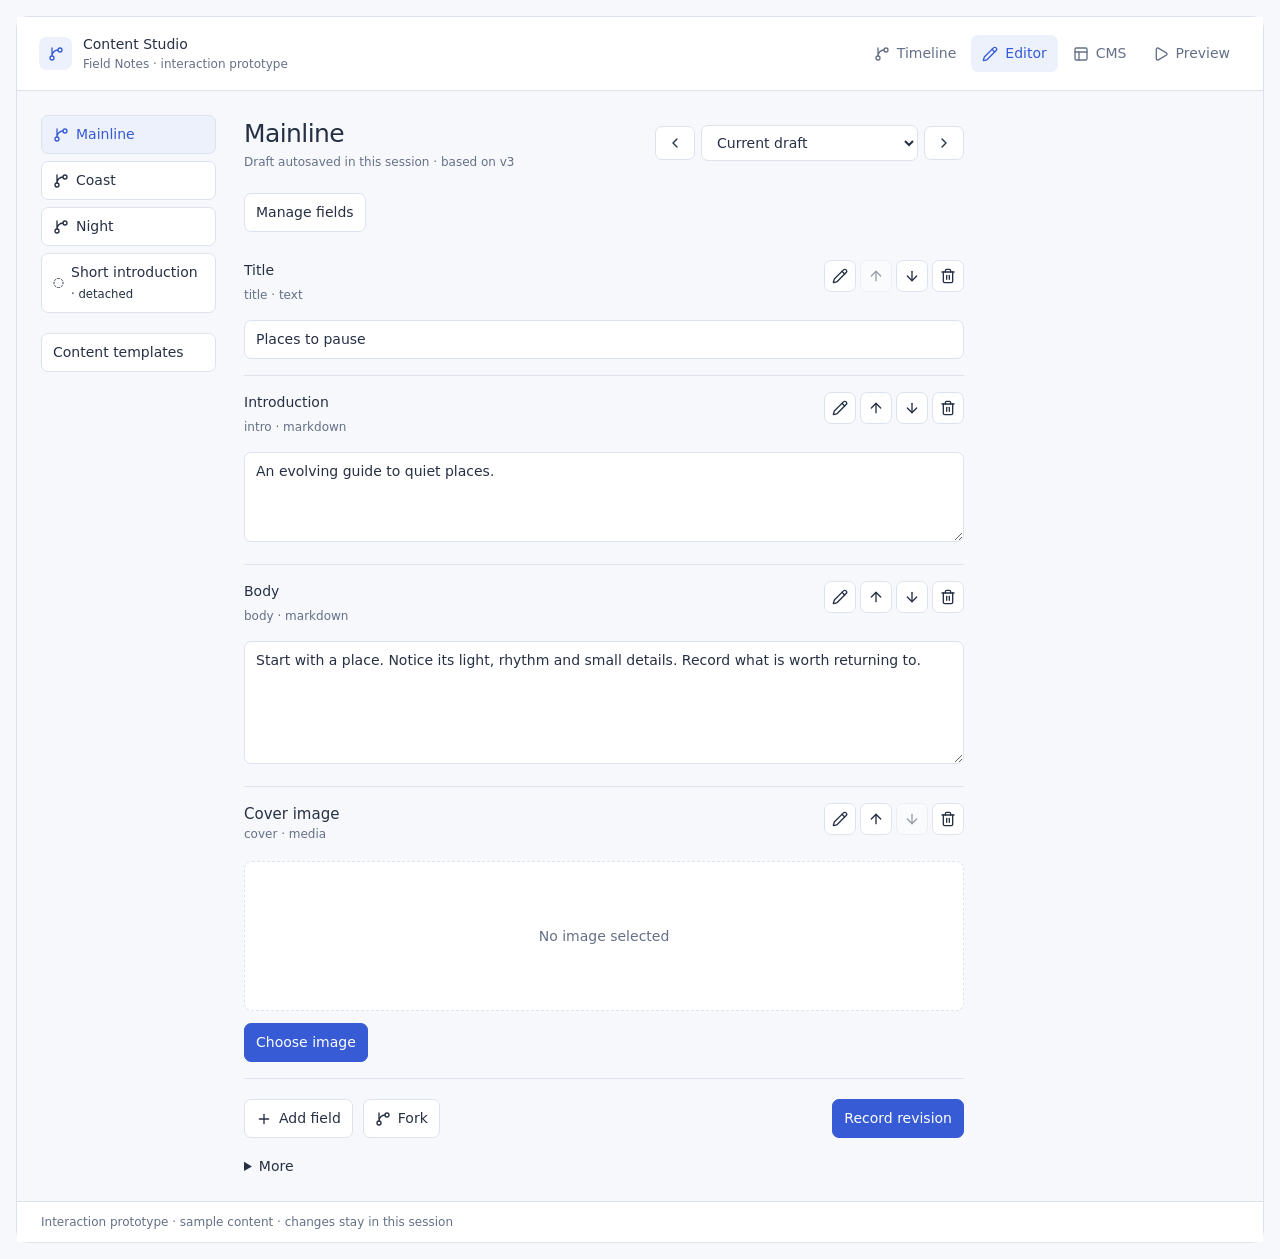
<file: prototypes/content-studio/index.html>
<!doctype html>
<html lang="en">
<head>
<meta charset="utf-8">
<meta name="viewport" content="width=device-width, initial-scale=1">
<meta name="color-scheme" content="light dark">
<title>Content Studio - Interface Prototype</title>
<link rel="icon" href="data:,">
<style>html{color-scheme:light dark}body{margin:0;padding:16px;background:light-dark(#f7f8fb,#181c23);font:14px/1.5 system-ui,sans-serif}@media(max-width:520px){body{padding:8px}}</style>
<script src="vendor/lucide.js"></script>
</head>
<body>
<div id="git-content-prototype">
<style>
#git-content-prototype .studio{--bg:light-dark(#f7f8fb,#181c23);--panel:light-dark(#fff,#242a34);--ink:light-dark(#263044,#eef1f8);--soft:light-dark(#657087,#aab4c9);--line:light-dark(#dde3ed,#3d4657);--accent:light-dark(#365bd4,#a8bbff);--tint:light-dark(#edf1fc,#303b58);--warn:light-dark(#925400,#ffd28a);font:14px/1.5 system-ui,sans-serif;background:var(--bg);color:var(--ink);border:1px solid var(--line);border-radius:12px;min-height:790px;position:relative}
#git-content-prototype .studio *{box-sizing:border-box}
#git-content-prototype .studio button,#git-content-prototype .studio input,#git-content-prototype .studio select,#git-content-prototype .studio textarea{font:inherit;color:var(--ink);background:var(--panel);border:1px solid var(--line);border-radius:7px;padding:8px 11px}
#git-content-prototype .studio button{display:inline-flex;align-items:center;justify-content:center;gap:7px}
#git-content-prototype .studio button:hover{background:var(--tint)}
#git-content-prototype .studio button.primary{background:var(--accent);border-color:var(--accent);color:light-dark(#fff,#15213e)}
#git-content-prototype .studio button:disabled{opacity:.45}
#git-content-prototype .studio input,#git-content-prototype .studio select,#git-content-prototype .studio textarea{width:100%;max-width:100%}
#git-content-prototype .studio textarea{resize:vertical;min-height:90px}
#git-content-prototype .studio h1,#git-content-prototype .studio h2,#git-content-prototype .studio h3,#git-content-prototype .studio p{margin:0}
#git-content-prototype .studio h1{font-size:25px;font-weight:500;letter-spacing:-.6px}
#git-content-prototype .studio h2{font-size:19px;font-weight:500}
#git-content-prototype .studio h3{font-size:15px;font-weight:500}
#git-content-prototype .studio label{display:block;margin:15px 0 6px}
#git-content-prototype .studio .small{font-size:12px;color:var(--soft)}
#git-content-prototype .studio .muted{color:var(--soft)}
#git-content-prototype .studio .row,#git-content-prototype .studio .spread{display:flex;align-items:center;gap:10px;flex-wrap:wrap}
#git-content-prototype .studio .spread{justify-content:space-between}
#git-content-prototype .studio .chrome{padding:17px 22px;background:var(--panel);border-bottom:1px solid var(--line)}
#git-content-prototype .studio .brand{display:flex;align-items:center;gap:11px}
#git-content-prototype .studio .brandmark{background:var(--tint);color:var(--accent);width:33px;height:33px;border-radius:8px;display:grid;place-items:center}
#git-content-prototype .studio .nav{display:flex;gap:4px;flex-wrap:wrap}
#git-content-prototype .studio .nav button{border:0;background:transparent;color:var(--soft)}
#git-content-prototype .studio .nav button[aria-current=page]{background:var(--tint);color:var(--accent)}
#git-content-prototype .studio .page{padding:24px}
#git-content-prototype .studio .heading{margin-bottom:22px}
#git-content-prototype .studio .heading .muted{margin-top:5px}
#git-content-prototype .studio .timeline-layout{display:grid;grid-template-columns:minmax(0,1fr);gap:20px}
#git-content-prototype .studio .timeline-layout.tree.selected{grid-template-columns:minmax(0,1fr) 255px}
#git-content-prototype .studio .timeline-layout.navigator{grid-template-columns:160px minmax(0,1fr)}
#git-content-prototype .studio .timeline-layout.navigator.selected{grid-template-columns:160px minmax(0,1fr) 240px}
#git-content-prototype .studio .graph{position:relative;min-height:380px;border:1px solid var(--line);background:var(--panel);border-radius:9px}
#git-content-prototype .studio .graph svg{position:absolute;inset:0;pointer-events:none;color:var(--line)}
#git-content-prototype .studio .node{position:absolute;display:flex;align-items:flex-start;flex-direction:column;min-height:60px;text-align:left;padding:9px;gap:2px;z-index:1}
#git-content-prototype .studio .node strong{font-size:13px;font-weight:500}
#git-content-prototype .studio .node small{font-size:12px;color:var(--soft)}
#git-content-prototype .studio .node.chosen{background:var(--tint);border-color:var(--accent)}
#git-content-prototype .studio .node.head:after{content:"";position:absolute;right:7px;top:7px;width:6px;height:6px;border-radius:50%;background:var(--accent)}
#git-content-prototype .studio .branch-nav button{display:flex;width:100%;justify-content:flex-start;text-align:left;margin-bottom:7px}
#git-content-prototype .studio .branch-nav button.active{background:var(--tint);color:var(--accent)}
#git-content-prototype .studio .detached{margin-top:22px;padding-top:15px;border-top:1px solid var(--line)}
#git-content-prototype .studio .detached .row{margin-top:10px}
#git-content-prototype .studio .detached button{display:flex;flex-direction:column;align-items:flex-start;min-width:150px}
#git-content-prototype .studio .inspector{background:var(--panel);border:1px solid var(--line);border-radius:9px;padding:18px;align-self:start;min-width:0}
#git-content-prototype .studio .inspector .small{margin:6px 0 15px}
#git-content-prototype .studio .inspector .row{margin-top:16px}
#git-content-prototype .studio .inspector p{overflow-wrap:anywhere}
#git-content-prototype .studio .inspector details{margin-top:14px}
#git-content-prototype .studio .inspector details button{display:flex;width:100%;margin-top:7px}
#git-content-prototype .studio .canvas .inspector{grid-column:1/-1;display:grid;grid-template-columns:minmax(0,1fr) 280px;gap:22px}
#git-content-prototype .studio .editor-layout{display:grid;grid-template-columns:175px minmax(0,1fr);gap:28px}
#git-content-prototype .studio .editor{min-width:0;max-width:720px}
#git-content-prototype .studio .revision-picker{display:flex;align-items:center;gap:6px}
#git-content-prototype .studio .revision-picker select{width:auto;max-width:240px}
#git-content-prototype .studio .field{padding:16px 0;border-bottom:1px solid var(--line)}
#git-content-prototype .studio .field label{margin:0 0 5px}
#git-content-prototype .studio .field .small{margin-bottom:8px}
#git-content-prototype .studio .field-tools{text-align:right;margin-top:5px}
#git-content-prototype .studio .field-tools button{font-size:12px;padding:3px 7px;background:transparent;border:0;color:var(--soft)}
#git-content-prototype .studio .media{padding:15px;background:var(--panel);border:1px solid var(--line);border-radius:7px;display:flex;gap:12px;align-items:center;overflow-wrap:anywhere}
#git-content-prototype .studio .notice{margin:16px 0;padding:12px 0;border-top:1px solid var(--line);border-bottom:1px solid var(--line);color:var(--soft)}
#git-content-prototype .studio .cms-layout{display:grid;grid-template-columns:145px minmax(0,1fr) 240px;gap:18px}
#git-content-prototype .studio .sections button{width:100%;justify-content:flex-start;display:flex;margin-bottom:7px}
#git-content-prototype .studio .sections button.active{background:var(--tint)}
#git-content-prototype .studio .page-canvas{padding:20px;border:1px solid var(--line);border-radius:9px;min-width:0;background:var(--panel)}
#git-content-prototype .studio .block{padding:10px 8px;border:1px solid transparent;border-radius:5px;margin:7px 0;overflow-wrap:anywhere}
#git-content-prototype .studio .block.selected{background:var(--tint);border-color:var(--accent)}
#git-content-prototype .studio .block button{display:block;text-align:left;width:100%;border:0;padding:0;background:transparent}
#git-content-prototype .studio .block h2{font-size:27px}
#git-content-prototype .studio .source-label{display:block;margin-top:7px;color:var(--soft);font-size:12px}
#git-content-prototype .studio .binding{border-left:1px solid var(--line);padding-left:18px;min-width:0}
#git-content-prototype .studio .binding label{font-size:12px;color:var(--soft)}
#git-content-prototype .studio .warning{color:var(--warn);background:var(--tint);padding:12px;border-radius:7px;margin:12px 0;overflow-wrap:anywhere}
#git-content-prototype .studio .preview-frame{width:100%;min-height:480px;border:1px solid var(--line);border-radius:9px;background:var(--panel)}
#git-content-prototype .studio .status{padding:11px 24px;background:var(--panel);border-top:1px solid var(--line);color:var(--soft);font-size:12px}
#git-content-prototype .studio .backdrop{position:absolute;inset:0;background:light-dark(#20293866,#0008);z-index:10;padding:60px 18px 24px;display:flex;justify-content:center;align-items:flex-start;min-height:100%}
#git-content-prototype .studio .dialog{background:var(--panel);width:min(520px,100%);padding:24px;border:1px solid var(--line);border-radius:11px;box-shadow:0 12px 36px #0002}
#git-content-prototype .studio .dialog p{margin-top:10px}
#git-content-prototype .studio .dialog-footer{margin-top:22px;display:flex;justify-content:flex-end;gap:8px;flex-wrap:wrap}
#git-content-prototype .studio .code{font:12px/1.6 ui-monospace,monospace;min-height:220px}
@media(max-width:850px){#git-content-prototype .studio .cms-layout{grid-template-columns:130px minmax(0,1fr)}#git-content-prototype .studio .binding{grid-column:1/-1;border-left:0;border-top:1px solid var(--line);padding:16px 0}#git-content-prototype .studio .timeline-layout.navigator.selected{grid-template-columns:150px minmax(0,1fr)}#git-content-prototype .studio .navigator .inspector{grid-column:1/-1}}
@media(max-width:640px){#git-content-prototype .studio{min-height:1100px}#git-content-prototype .studio .page{padding:17px}#git-content-prototype .studio .chrome{padding:14px 17px;gap:10px}#git-content-prototype .studio .nav{width:100%;justify-content:space-between}#git-content-prototype .studio .nav button{padding:7px;font-size:13px}#git-content-prototype .studio .nav i{display:none}#git-content-prototype .studio .timeline-layout.tree.selected,#git-content-prototype .studio .timeline-layout.navigator,#git-content-prototype .studio .timeline-layout.navigator.selected,#git-content-prototype .studio .canvas .inspector,#git-content-prototype .studio .editor-layout,#git-content-prototype .studio .cms-layout{grid-template-columns:minmax(0,1fr)}#git-content-prototype .studio .branch-nav,#git-content-prototype .studio .sections{display:flex;flex-wrap:wrap;gap:5px}#git-content-prototype .studio .branch-nav button,#git-content-prototype .studio .sections button{width:auto;margin:0}#git-content-prototype .studio .revision-picker{width:100%}#git-content-prototype .studio .revision-picker select{min-width:0;flex:1;max-width:none}#git-content-prototype .studio input,#git-content-prototype .studio textarea,#git-content-prototype .studio select{font-size:16px}}
@media(pointer:coarse){#git-content-prototype .studio button{min-height:44px}#git-content-prototype .studio .field-tools button{padding:8px}#git-content-prototype .studio .revision-picker button{min-width:44px}}

#git-content-prototype .studio .timeline-stage{position:relative;border:1px solid var(--line);border-radius:9px;background:var(--panel);overflow:hidden;isolation:isolate}
#git-content-prototype .studio .graph{height:560px;min-height:0;border:0;border-radius:0;overflow:hidden;touch-action:none;cursor:grab;background-color:var(--panel);background-image:radial-gradient(var(--line) 1px,transparent 1px);background-size:22px 22px}
#git-content-prototype .studio .graph.panning{cursor:grabbing}
#git-content-prototype .studio .scene{position:absolute;inset:0;transform-origin:0 0;pointer-events:none}
#git-content-prototype .studio .tree-edges{position:absolute;overflow:visible;inset:0;width:1px;height:1px;color:var(--soft);pointer-events:none}
#git-content-prototype .studio .node-anchor{position:absolute;width:0;height:0}
#git-content-prototype .studio .node-hit{position:absolute;left:-22px;top:-22px;width:44px;height:44px;border:0;background:transparent!important;padding:0;pointer-events:auto;border-radius:50%;display:grid;place-items:center}
#git-content-prototype .studio .node-dot{width:16px;height:16px;border:2px solid var(--soft);background:var(--panel);border-radius:50%;display:block}
#git-content-prototype .studio .node-hit.head .node-dot{width:24px;height:24px;border-color:var(--accent);background:var(--tint)}
#git-content-prototype .studio .node-hit[aria-pressed=true] .node-dot{background:var(--accent);border-color:var(--accent);box-shadow:0 0 0 5px var(--tint)}
#git-content-prototype .studio .node-label{position:absolute;left:29px;top:-21px;width:210px;text-align:left;pointer-events:none;opacity:0;visibility:hidden;background:var(--panel);padding:4px 7px;border-radius:5px;box-shadow:0 2px 6px light-dark(#2630440b,#0003)}
#git-content-prototype .studio .node-label strong,#git-content-prototype .studio .node-label small{display:block;overflow-wrap:anywhere}
#git-content-prototype .studio .node-label strong{font-size:14px;font-weight:500}
#git-content-prototype .studio .node-label small{font-size:12px;color:var(--soft)}
#git-content-prototype .studio .node-anchor.head .node-label,#git-content-prototype .studio .node-anchor:hover .node-label,#git-content-prototype .studio .node-anchor:focus-within .node-label,#git-content-prototype .studio .node-anchor.selected .node-label{opacity:1;visibility:visible}
#git-content-prototype .studio .area-label{position:absolute;pointer-events:none;color:var(--soft);font-size:12px;white-space:nowrap;transform-origin:0 0}
#git-content-prototype .studio .canvas-toolbar{position:absolute;left:15px;bottom:15px;display:flex;gap:5px;align-items:center;background:var(--panel);border:1px solid var(--line);padding:5px;border-radius:9px;z-index:3}
#git-content-prototype .studio .canvas-toolbar button{min-width:36px;padding:5px 9px}
#git-content-prototype .studio .canvas-toolbar output{font-size:12px;min-width:42px;text-align:center}
#git-content-prototype .studio .canvas-hint{position:absolute;left:18px;top:14px;color:var(--soft);font-size:12px;pointer-events:none;z-index:2}
#git-content-prototype .studio .timeline-stage .inspector{position:absolute;right:0;top:0;bottom:0;margin:0;height:100%;align-self:stretch;width:min(300px,calc(100% - 24px));z-index:5;border:0;border-left:1px solid var(--line);border-radius:0;box-shadow:-8px 0 25px light-dark(#26304412,#0005);overflow-y:auto;animation:studio-drawer-in .17s ease-out}
#git-content-prototype .studio .timeline-stage .inspector:focus-within{z-index:6}
#git-content-prototype .studio .inspector .small{margin:6px 0 15px}
@keyframes studio-drawer-in{from{transform:translateX(100%)}to{transform:translateX(0)}}
@media(prefers-reduced-motion:reduce){#git-content-prototype .studio .timeline-stage .inspector{animation:none}}
@media(max-width:640px){#git-content-prototype .studio{min-height:790px}#git-content-prototype .studio .graph{height:570px}#git-content-prototype .studio .timeline-stage .inspector{width:calc(100% - 18px)}#git-content-prototype .studio .canvas-toolbar{left:9px;bottom:9px}#git-content-prototype .studio .canvas-hint{left:12px}}


#git-content-prototype .studio .image-field{margin-top:10px;min-width:0}
#git-content-prototype .studio .image-preview{width:100%;display:block;padding:12px;border:1px solid var(--line);background:var(--tint)}
#git-content-prototype .studio .image-preview img{display:block;width:100%;height:auto;max-height:280px;object-fit:contain}
#git-content-prototype .studio .image-empty{min-height:150px;border:1px dashed var(--line);border-radius:8px;display:grid;place-items:center;text-align:center;padding:20px;color:var(--soft);background:var(--panel)}
#git-content-prototype .studio .image-meta{margin-top:9px;font-size:12px;overflow-wrap:anywhere}
#git-content-prototype .studio .image-meta span{min-width:0}
#git-content-prototype .studio .image-actions{margin-top:12px}
#git-content-prototype .studio .dialog.media-dialog{width:min(840px,100%);min-width:0}
#git-content-prototype .studio .media-picker{display:grid;grid-template-columns:minmax(0,1fr) minmax(0,1fr);gap:22px}
#git-content-prototype .studio .media-picker input[type=file]{min-width:0;font-size:12px;padding:8px}
#git-content-prototype .studio .media-grid{display:grid;grid-template-columns:repeat(auto-fill,minmax(110px,1fr));gap:10px;margin-top:18px;max-height:350px;overflow-y:auto}
#git-content-prototype .studio .media-choice{display:flex;flex-direction:column;align-items:stretch;gap:6px;padding:8px;min-width:0;text-align:left}
#git-content-prototype .studio .media-choice[aria-pressed=true]{background:var(--tint);border-color:var(--accent)}
#git-content-prototype .studio .media-choice img{display:block;width:100%;height:100px;object-fit:contain;background:var(--bg)}
#git-content-prototype .studio .media-choice span{font-size:12px;overflow-wrap:anywhere}
#git-content-prototype .studio .media-choice small{font-size:12px;color:var(--soft)}
#git-content-prototype .studio .picker-preview{min-width:0;padding-top:15px}
#git-content-prototype .studio .image-full{background:var(--tint);border-radius:8px;padding:12px;min-width:0}
#git-content-prototype .studio .image-full img{display:block;width:100%;height:auto;max-height:460px;object-fit:contain}
#git-content-prototype .studio .picker-preview .image-full img{height:270px;object-fit:contain}
#git-content-prototype .studio .media-name{overflow-wrap:anywhere;margin-top:10px!important}
#git-content-prototype .studio .bound-image{display:block;width:100%;height:auto;max-height:340px;object-fit:contain}
#git-content-prototype .studio .inspector-image{display:block;width:100%;height:auto;max-height:170px;object-fit:contain;margin:12px 0}
@media(max-width:640px){#git-content-prototype .studio .media-picker{grid-template-columns:minmax(0,1fr);gap:12px}#git-content-prototype .studio .media-grid{max-height:220px}#git-content-prototype .studio .picker-preview .image-full img{height:200px}#git-content-prototype .studio .media-picker input[type=file]{font-size:16px}#git-content-prototype .studio .dialog.media-dialog{padding:18px}}


#git-content-prototype .studio .backdrop{position:fixed;inset:auto;margin:0;padding:12px;min-height:0;max-width:none;max-height:none;border:0;border-radius:0;background:transparent;display:flex;align-items:center;justify-content:center;box-sizing:border-box;overflow:hidden;touch-action:none}
#git-content-prototype .studio .backdrop:not([open]){display:none}
#git-content-prototype .studio .backdrop::backdrop{background:light-dark(#20293866,#0008)}
#git-content-prototype .studio .backdrop .dialog{display:flex;flex-direction:column;max-height:100%;min-height:0;gap:16px;overflow:hidden;margin:0}
#git-content-prototype .studio .dialog-heading{flex:none}
#git-content-prototype .studio .modal-body{min-height:0;overflow-y:auto;overflow-x:hidden;overscroll-behavior:contain;touch-action:pan-y;padding:1px 2px}
#git-content-prototype .studio .dialog-footer{flex:none;margin-top:0}
#git-content-prototype .studio .backdrop .image-full img{max-height:min(460px,calc(var(--modal-height) - 170px))}
#git-content-prototype .studio .media-grid{overscroll-behavior:contain}
#git-content-prototype .studio .viewport-probes{position:absolute;inset:0;pointer-events:none;overflow:hidden;visibility:visible}
@media(max-width:640px){#git-content-prototype .studio .backdrop{padding:8px}#git-content-prototype .studio .backdrop .dialog{padding:16px;gap:12px}}


#git-content-prototype .field-list{display:grid;gap:16px}
#git-content-prototype .managed-field{display:grid;grid-template-columns:minmax(0,1fr) auto;gap:12px;padding:12px 0;border-bottom:1px solid var(--line);align-items:center}
#git-content-prototype .managed-field>div{min-width:0}
#git-content-prototype .managed-field p{overflow-wrap:anywhere}
#git-content-prototype .gallery-editor,#git-content-prototype .image-gallery{display:grid;grid-template-columns:repeat(auto-fit,minmax(min(100%,180px),1fr));gap:16px}
#git-content-prototype .gallery-editor figure,#git-content-prototype .image-gallery figure{margin:0;min-width:0}
#git-content-prototype .gallery-editor figcaption{overflow-wrap:anywhere;margin:8px 0}
#git-content-prototype .gallery-editor .image-preview{width:100%}
#git-content-prototype .image-gallery img{display:block;width:100%;max-height:320px;object-fit:contain}
#git-content-prototype .section-name{overflow-wrap:anywhere;min-width:0}
@media(max-width:520px){#git-content-prototype .managed-field{grid-template-columns:minmax(0,1fr)}}

#git-content-prototype .studio .field-heading{display:flex;align-items:flex-start;justify-content:space-between;gap:12px;flex-wrap:wrap;margin-bottom:8px}
#git-content-prototype .studio .field-heading>div:first-child{min-width:0;overflow-wrap:anywhere}
#git-content-prototype .studio .field-actions .icon-action{width:32px;height:32px;min-width:32px;padding:6px}
#git-content-prototype .studio .field-remove{display:flex;justify-content:flex-end;margin-top:8px}
#git-content-prototype .studio .field-remove button{color:var(--soft)}
#git-content-prototype .studio .editor-field-bar{margin-bottom:12px}

#git-content-prototype .studio .field-actions{gap:4px;flex-shrink:0}
#git-content-prototype .studio .icon-action i{display:inline-block;width:16px;height:16px}
@media(pointer:coarse){#git-content-prototype .studio .field-actions .icon-action{width:44px;height:44px;min-width:44px}}
</style>
<div id="studio-tree" class="studio"></div>
<script>
(()=>{
const root=document.getElementById('git-content-prototype'),copy=v=>structuredClone(v);
const esc=v=>String(v??'').replace(/[&<>"']/g,c=>({'&':'&amp;','<':'&lt;','>':'&gt;','"':'&quot;',"'":'&#39;'}[c]));
function refreshIcons(){if(globalThis.lucide)lucide.createIcons({attrs:{width:16,height:16}});root.querySelectorAll('[data-tooltip]').forEach(el=>el.title=el.dataset.tooltip);}
const ico=name=>'<i data-lucide="'+name+'" aria-hidden="true"></i>';
const fields=(title,intro,body)=>[{id:'title',label:'Title',type:'text',value:title},{id:'intro',label:'Introduction',type:'markdown',value:intro},{id:'body',label:'Body',type:'markdown',value:body},{id:'cover',label:'Cover image',type:'media',value:''}];
function seed(){const nodes=[
{id:'n1',branch:'main',version:1,name:'First notes',parents:[],fields:fields('Quiet places','Places worth returning to.','Keep the observations simple. Let each place have its own voice.')},
{id:'n2',branch:'main',version:2,name:'Refined introduction',parents:['n1'],fields:fields('Field notes','A small guide to places that invite a pause.','Gather observations, photographs and directions for further exploration.')},
{id:'n3',branch:'main',version:3,name:'Clearer structure',parents:['n2'],fields:fields('Places to pause','An evolving guide to quiet places.','Start with a place. Notice its light, rhythm and small details. Record what is worth returning to.')},
{id:'n4',branch:'coast',version:1,name:'Coastal direction',parents:['n2'],fields:fields('Along the coast','Low tides and open horizons.','Explore quiet stretches of shore, changing light and familiar landmarks.')},
{id:'n5',branch:'coast',version:2,name:'More concise',parents:['n4'],fields:fields('Along the coast','A quieter view of the shoreline.','Follow the tide. Keep the notes short and the photographs unhurried.')},
{id:'n6',branch:'night',version:1,name:'Night study',parents:['n2'],fields:fields('After hours','Places seen in a different light.','Explore the same places after sunset, when ordinary details become unfamiliar.')},
{id:'n7',branch:'short',version:1,name:'Short introduction',parents:[],fields:fields('A moment outside','Make room for a small pause.','An alternative introduction, kept separate until it finds a place in the project.')}];
const branches=[{id:'main',name:'Mainline',head:'n3',detached:false},{id:'coast',name:'Coast',head:'n5',detached:false},{id:'night',name:'Night',head:'n6',detached:false},{id:'short',name:'Short introduction',head:'n7',detached:true}];
return {nodes,branches,media:[],drafts:Object.fromEntries(branches.map(b=>[b.id,{base:b.head,fields:copy(nodes.find(n=>n.id===b.head).fields),dirty:false}])),template:{name:'Article',fields:fields('Untitled','A short introduction.','Begin your notes here.')},blocks:[{id:'s1',type:'heading',mode:'dynamic',branch:'main',revision:'latest',field:'title'},{id:'s2',type:'paragraph',mode:'dynamic',branch:'main',revision:'latest',field:'intro'},{id:'s3',type:'paragraph',mode:'dynamic',branch:'main',revision:'latest',field:'body'},{id:'s4',type:'paragraph',mode:'static',text:'Field Notes · A work in progress'}],css:'body { font-family: system-ui, sans-serif; max-width: 760px; margin: 36px auto; padding: 0 24px; color: #243044; background: #fff; }\nh1 { font-size: 38px; line-height: 1.15; font-weight: 500; }\np { line-height: 1.8; }'};}
function setup(app,variant){
let state=seed(),view='Editor',selected=null,active='main',revision='draft',blockID='s1',draftPreview=true,status='Interaction prototype · sample content · changes stay in this session';
const revisionSelections={};
function activate(id,next){revisionSelections[active]=revision;active=id;revision=next??revisionSelections[id]??'draft';}
const node=id=>state.nodes.find(n=>n.id===id),branch=id=>state.branches.find(b=>b.id===id),q=s=>app.querySelector(s);
const btn=(text,act,primary=false)=>'<button type="button" aria-label="'+esc(({clear:'Close node details',older:'Older revision',newer:'Newer revision','section-up':'Move section up','section-down':'Move section down'})[act]||text.replace(/<[^>]*>/g,''))+'" data-act="'+act+'"'+(primary?' class="primary"':'')+'>'+text+'</button>';
const opt=(id,text,value)=>'<option value="'+esc(id)+'"'+(id===value?' selected':'')+'>'+esc(text)+'</option>';
const select=(id,label,options)=>'<label for="'+app.id+'-'+id+'">'+label+'</label><select id="'+app.id+'-'+id+'" data-input="'+id+'">'+options+'</select>';
const input=(id,label,value='')=>'<label for="'+app.id+'-'+id+'">'+label+'</label><input id="'+app.id+'-'+id+'" data-input="'+id+'" value="'+esc(value)+'">';
function tell(text){status=text;const el=q('[data-id=status]');if(el)el.textContent=text;}
function branchNav(){return state.branches.map(b=>'<button type="button" data-branch="'+b.id+'" class="'+(b.id===active?'active':'')+'">'+ico(b.detached?'circle-dashed':'git-branch')+'<span>'+esc(b.name)+(b.detached?' <small>· detached</small>':'')+'</span></button>').join('');}
function record(id,content,name,parents=[]){const b=branch(id),head=node(b.head),n={id:'n'+(state.nodes.length+1),branch:id,version:head.version+1,name,parents:[b.head,...parents.filter(p=>p!==b.head)],fields:copy(content)};state.nodes.push(n);b.head=n.id;state.drafts[id]={base:n.id,fields:copy(content),dirty:false};return n;}
function chosen(){return view==='Timeline'?node(selected):revision==='draft'?node(branch(active).head):node(revision);}
function inspector(){const n=node(selected);if(!n)return '';const b=branch(n.branch),head=b.head===n.id;return '<aside class="inspector" aria-label="Selected node"><div><div class="spread"><span class="small">'+esc(b.name)+' · v'+n.version+'</span>'+btn(ico('x'),'clear')+'</div><h2>'+esc(n.name)+'</h2><p class="small">'+(b.detached?'Detached work':head?'Current recorded version':'Earlier recorded version')+' · '+n.fields.length+' fields</p><p>'+esc(n.fields.find(f=>f.id==='intro')?.value||'No introduction')+'</p>'+(mediaAsset(n.fields.find(f=>f.type==='media'))?imageTag(mediaAsset(n.fields.find(f=>f.type==='media')),'Selected node image','inspector-image'):'<p class="small">No image selected</p>')+'</div><div><div class="row">'+btn(ico('pencil')+(head?'Edit content':'View content'),'edit',true)+btn('Fork','fork')+'</div>'+(b.detached?'<div class="row">'+btn(ico('link')+'Connect','connect')+'</div>':'')+'<details><summary>More actions</summary>'+btn('Combine content…','combine')+(!head?btn('Reinstate at head','restore'):'')+'</details></div></aside>';}
function timeline(){return '<section class="page"><div class="heading spread"><div><h1>Timeline</h1><p class="muted">Explore the branches. Select a node for details.</p></div>'+btn(ico('plus')+'Detached node','detached',true)+'</div><div class="timeline-stage"><div class="graph" data-id="graph" role="region" aria-label="Upward revision canvas. Root at the bottom; current branch versions aligned above. Drag to pan, scroll or pinch to zoom."><div class="scene" data-id="scene"></div></div><div class="canvas-hint">Drag to pan · Scroll or pinch to zoom</div><div class="canvas-toolbar" aria-label="Canvas controls">'+btn('−','zoom-out')+'<output data-id="zoom" aria-label="Canvas zoom">100%</output>'+btn('+','zoom-in')+btn('Fit','fit')+'</div>'+inspector()+'</div></section>';}
const camera={x:0,y:0,scale:1,ready:false},pointers=new Map();let drag=null,pinch=null,ignoreClickUntil=0,worldBounds=null;
function setCamera(){const scene=q('[data-id=scene]');if(!scene)return;scene.style.transform='translate('+camera.x+'px,'+camera.y+'px) scale('+camera.scale+')';scene.querySelectorAll('.node-anchor,.area-label').forEach(el=>el.style.transform='scale('+(1/camera.scale)+')');scene.querySelectorAll('.node-anchor.head .node-label').forEach(el=>{const width=Math.max(96,Math.min(210,300*camera.scale-55));el.style.width=width+'px';el.style.left=camera.scale<.6?(-width/2)+'px':'29px';el.style.top=camera.scale<.6?'26px':'-21px';});const viewport=q('[data-id=graph]');viewport.style.backgroundPosition=camera.x+'px '+camera.y+'px';viewport.style.backgroundSize=(22*camera.scale)+'px '+(22*camera.scale)+'px';const out=q('[data-id=zoom]');if(out)out.value=Math.round(camera.scale*100)+'%';}
function fitCanvas(){const el=q('[data-id=graph]');if(!el||!worldBounds)return;const width=el.clientWidth,height=el.clientHeight;camera.scale=Math.max(.35,Math.min(1.1,(width-70)/worldBounds.width,(height-140)/worldBounds.height));camera.x=(width-worldBounds.width*camera.scale)/2-worldBounds.x*camera.scale;camera.y=(height-worldBounds.height*camera.scale)/2-worldBounds.y*camera.scale-10;camera.ready=true;setCamera();}
function zoomAt(scale,x,y){const old=camera.scale,next=Math.max(.35,Math.min(2.8,scale));camera.x=x-(x-camera.x)*next/old;camera.y=y-(y-camera.y)*next/old;camera.scale=next;setCamera();}
function graph(){
const el=q('[data-id=graph]'),scene=q('[data-id=scene]');if(!el||!scene||!el.clientWidth)return;
const connected=state.branches.filter(b=>!b.detached),detached=state.branches.filter(b=>b.detached),lanes=new Map();
let side=0;connected.forEach(b=>{if(b.id==='main')lanes.set(b.id,0);else{side++;lanes.set(b.id,(side%2?-1:1)*Math.ceil(side/2)*300);}});
const treeMax=Math.max(0,...lanes.values()),treeMin=Math.min(0,...lanes.values()),divider=treeMax+275;
detached.forEach((b,i)=>lanes.set(b.id,divider+90+i*300));
const depths=new Map();function depth(n,seen=new Set()){if(depths.has(n.id))return depths.get(n.id);if(seen.has(n.id))return 0;seen.add(n.id);const parents=n.parents.map(node).filter(Boolean).filter(p=>!branch(n.branch).detached||p.branch===n.branch);const d=parents.length?1+Math.max(...parents.map(p=>depth(p,new Set(seen)))):0;depths.set(n.id,d);return d;}
const maxDepth=Math.max(1,...state.nodes.map(n=>depth(n)));
const positions=new Map();state.nodes.forEach(n=>positions.set(n.id,{x:lanes.get(n.branch)||0,y:branch(n.branch).head===n.id?75:(maxDepth-depth(n))*118+75}));
const maxY=Math.max(160,...[...positions.values()].map(p=>p.y)),minX=Math.min(treeMin,...lanes.values()),maxX=Math.max(0,...lanes.values());
worldBounds={x:minX-45,y:15,width:maxX-minX+310,height:maxY+80};
const ns='http://www.w3.org/2000/svg',svg=document.createElementNS(ns,'svg');svg.setAttribute('class','tree-edges');svg.setAttribute('aria-hidden','true');scene.replaceChildren(svg);
state.nodes.forEach(n=>{const e=positions.get(n.id);n.parents.forEach(id=>{const p=positions.get(id);if(!p)return;const path=document.createElementNS(ns,'path');const bend=p.y===e.y?p.y+70:(p.y+e.y)/2;path.setAttribute('d','M '+p.x+' '+p.y+' C '+p.x+' '+bend+' '+e.x+' '+bend+' '+e.x+' '+e.y);path.setAttribute('fill','none');path.setAttribute('stroke','currentColor');path.setAttribute('stroke-width','1.5');path.setAttribute('vector-effect','non-scaling-stroke');svg.append(path);});});
if(detached.length){const line=document.createElementNS(ns,'path');line.setAttribute('d','M '+divider+' 10 V '+(maxY+70));line.setAttribute('stroke','currentColor');line.setAttribute('stroke-width','1');line.setAttribute('stroke-dasharray','4 7');line.setAttribute('vector-effect','non-scaling-stroke');line.style.opacity='.35';svg.append(line);const label=document.createElement('span');label.className='area-label';label.style.left=(divider+30)+'px';label.style.top='10px';label.textContent='Detached work';scene.append(label);}
state.nodes.forEach(n=>{const p=positions.get(n.id),b=branch(n.branch),head=b.head===n.id;const anchor=document.createElement('div');anchor.className='node-anchor'+(head?' head':'')+(selected===n.id?' selected':'');anchor.style.left=p.x+'px';anchor.style.top=p.y+'px';anchor.dataset.anchor=n.id;const hit=document.createElement('button');hit.type='button';hit.className='node-hit cursor-interaction'+(head?' head':'');hit.dataset.node=n.id;hit.setAttribute('aria-label',b.name+', version '+n.version+', '+n.name+(b.detached?', detached work':''));hit.setAttribute('aria-pressed',String(selected===n.id));hit.innerHTML='<span class="node-dot" aria-hidden="true"></span>';const label=document.createElement('span');label.className='node-label';label.innerHTML='<strong>'+esc(head?b.name:n.name)+'</strong><small>'+esc(head?'v'+n.version+' · '+n.name:b.name+' · v'+n.version)+'</small>';anchor.append(hit,label);scene.append(anchor);});
if(!camera.ready)fitCanvas();else setCamera();
}
app.addEventListener('wheel',e=>{const el=e.target.closest('[data-id=graph]');if(!el)return;e.preventDefault();const r=el.getBoundingClientRect();zoomAt(camera.scale*Math.exp(-e.deltaY*.0015),e.clientX-r.left,e.clientY-r.top);},{passive:false});
app.addEventListener('pointerdown',e=>{const el=e.target.closest('[data-id=graph]');if(!el||(e.pointerType==='mouse'&&e.button!==0))return;const r=el.getBoundingClientRect();pointers.set(e.pointerId,{x:e.clientX-r.left,y:e.clientY-r.top});el.setPointerCapture(e.pointerId);el.classList.add('panning');const pts=[...pointers.values()];if(pts.length===1)drag={x:pts[0].x,y:pts[0].y,cx:camera.x,cy:camera.y,node:e.target.closest('[data-node]')?.dataset.node,moved:false};if(pts.length===2){if(drag)drag.moved=true;const x=(pts[0].x+pts[1].x)/2,y=(pts[0].y+pts[1].y)/2;pinch={distance:Math.hypot(pts[1].x-pts[0].x,pts[1].y-pts[0].y),scale:camera.scale,wx:(x-camera.x)/camera.scale,wy:(y-camera.y)/camera.scale};}});
app.addEventListener('pointermove',e=>{if(!pointers.has(e.pointerId))return;const el=q('[data-id=graph]');if(!el)return;const r=el.getBoundingClientRect();pointers.set(e.pointerId,{x:e.clientX-r.left,y:e.clientY-r.top});const pts=[...pointers.values()];if(pts.length>=2&&pinch){const distance=Math.hypot(pts[1].x-pts[0].x,pts[1].y-pts[0].y);camera.scale=Math.max(.35,Math.min(2.8,pinch.scale*distance/Math.max(1,pinch.distance)));camera.x=(pts[0].x+pts[1].x)/2-pinch.wx*camera.scale;camera.y=(pts[0].y+pts[1].y)/2-pinch.wy*camera.scale;ignoreClickUntil=performance.now()+350;setCamera();}else if(drag){const dx=pts[0].x-drag.x,dy=pts[0].y-drag.y;if(Math.hypot(dx,dy)>4){drag.moved=true;camera.x=drag.cx+dx;camera.y=drag.cy+dy;ignoreClickUntil=performance.now()+350;setCamera();}}});
function releasePointer(e){const tapped=e.type==='pointerup'&&pointers.size===1&&drag?.node&&!drag.moved?drag.node:null;pointers.delete(e.pointerId);pinch=null;const pts=[...pointers.values()];drag=pts.length?{x:pts[0].x,y:pts[0].y,cx:camera.x,cy:camera.y}:null;if(!pts.length)q('[data-id=graph]')?.classList.remove('panning');if(tapped){ignoreClickUntil=performance.now()+350;selected=tapped;render();}}
app.addEventListener('pointerup',releasePointer);app.addEventListener('pointercancel',releasePointer);

function mediaAsset(field){return state.media.find(m=>m.id===field?.mediaId);}
function imageTag(asset,alt,cls=''){return '<img class="'+cls+'" data-image-id="'+asset.id+'" draggable="false" src="'+esc(asset.url)+'" alt="'+esc(alt||asset.name)+'" width="'+asset.width+'" height="'+asset.height+'">';}
function editorField(f,i,isDraft){
const id=app.id+'-f'+i,total=state.drafts[active].fields.length;
const control=(label,act,disabled=false)=>'<button type="button" class="icon-action cursor-interaction" data-act="'+act+'" aria-label="'+label+' '+esc(f.label)+'" data-tooltip="'+label+' '+esc(f.label)+'"'+(disabled?' disabled':'')+'>'+ico(({Rename:'pencil','Move up':'arrow-up','Move down':'arrow-down','Remove field':'trash-2'})[label])+'</button>';
return '<div class="field" data-editor-field="'+f.id+'"><div class="field-heading"><div>'+(isMediaType(f.type)?'<h3>'+esc(f.label)+'</h3>':'<label for="'+id+'">'+esc(f.label)+'</label>')+'<p class="small">'+esc(f.id)+' · '+esc(f.type)+'</p></div>'+(isDraft?'<div class="row field-actions">'+control('Rename','field-rename:'+f.id)+control('Move up','field-move:'+f.id+':-1',i===0)+control('Move down','field-move:'+f.id+':1',i===total-1)+control('Remove field','remove:'+f.id)+'</div>':'')+'</div>'+(isMediaType(f.type)?mediaField(f,isDraft):f.type==='markdown'?'<textarea id="'+id+'" data-field="'+f.id+'" rows="'+(f.id==='body'?5:3)+'"'+(!isDraft?' readonly':'')+'>'+esc(f.value)+'</textarea>':'<input id="'+id+'" data-field="'+f.id+'" value="'+esc(f.value)+'"'+(!isDraft?' readonly':'')+'>')+'</div>';
}
function formatSize(size){return size<1024*1024?Math.max(1,Math.round(size/1024))+' KB':(size/1024/1024).toFixed(1)+' MB';}
function markDraft(message){state.drafts[active].dirty=true;tell(message);render();}
function showImage(id){const asset=state.media.find(m=>m.id===id);if(!asset)return;modal('Image preview','<div class="image-full">'+imageTag(asset,asset.name)+'</div><div class="spread image-meta"><span>'+esc(asset.name)+'</span><span class="small">'+asset.width+' × '+asset.height+' · '+formatSize(asset.size)+'</span></div>','Close',()=>{});q('.dialog').classList.add('media-dialog');q('[data-act=cancel]').remove();q('[data-act=save-modal]').focus();}
async function readImage(file){const formats={'image/png':true,'image/jpeg':true,'image/webp':true,'image/gif':true,'image/avif':true,'image/bmp':true};if(!formats[file.type])throw Error(file.name+': choose a PNG, JPG, WebP, GIF, AVIF or BMP image.');const url=await new Promise((resolve,reject)=>{const reader=new FileReader();reader.onload=()=>resolve(reader.result);reader.onerror=()=>reject(Error(file.name+': could not read this image.'));reader.readAsDataURL(file);});const dimensions=await new Promise((resolve,reject)=>{const img=new Image();img.onload=()=>resolve({width:img.naturalWidth,height:img.naturalHeight});img.onerror=()=>reject(Error(file.name+': could not decode this image.'));img.src=url;});return {id:'m'+(state.media.length+1),name:file.name,type:file.type,size:file.size,url,...dimensions};}

const isMediaType=t=>t==='media'||t==='gallery';
function mediaAssets(field){const ids=field?.type==='gallery'?(field.mediaIds||[]):field?.mediaId?[field.mediaId]:[];return ids.map(id=>state.media.find(m=>m.id===id)).filter(Boolean);}
function galleryMarkup(assets,alt,cls=''){return '<div class="image-gallery '+cls+'">'+assets.map(m=>'<figure>'+imageTag(m,alt||m.name)+'</figure>').join('')+'</div>';}
function mediaField(field,isDraft){
const assets=mediaAssets(field),multiple=field.type==='gallery',asset=assets[0];
const controls=(m,i)=>'<div class="row gallery-controls"><button type="button" data-act="gallery-move:'+encodeURIComponent(field.id)+':'+i+':-1" aria-label="Move '+esc(m.name)+' earlier"'+(i===0?' disabled':'')+'>←</button><button type="button" data-act="gallery-move:'+encodeURIComponent(field.id)+':'+i+':1" aria-label="Move '+esc(m.name)+' later"'+(i===assets.length-1?' disabled':'')+'>→</button><button type="button" data-act="gallery-remove:'+encodeURIComponent(field.id)+':'+i+'" aria-label="Remove '+esc(m.name)+' from this gallery">Remove</button></div>';
return '<div class="image-field">'+(multiple?(assets.length?'<div class="gallery-editor">'+assets.map((m,i)=>'<figure><button type="button" class="image-preview cursor-interaction" data-act="image-view:'+m.id+'" aria-label="View '+esc(m.name)+'">'+imageTag(m,field.label)+'</button><figcaption>'+esc(m.name)+'</figcaption>'+(isDraft?controls(m,i):'')+'</figure>').join('')+'</div>':'<div class="image-empty">No images selected</div>'):asset?'<button type="button" class="image-preview cursor-interaction" data-act="image-view:'+asset.id+'" aria-label="View '+esc(asset.name)+'">'+imageTag(asset,field.label)+'</button><div class="spread image-meta"><span>'+esc(asset.name)+'</span><span class="small">'+asset.width+' × '+asset.height+' · '+formatSize(asset.size)+'</span></div>':'<div class="image-empty"><span>No image selected</span></div>')+'<div class="row image-actions">'+(isDraft?btn(multiple?(assets.length?'Edit images':'Choose images'):(asset?'Change image':'Choose image'),'media-pick:'+field.id,true):'')+(!multiple&&asset?btn('View image','image-view:'+asset.id):'')+(isDraft&&assets.length?btn(multiple?'Clear gallery':'Remove image','media-clear:'+field.id):'')+'</div></div>';
}
function editableMedia(id){return id.startsWith('block:')?state.blocks.find(b=>b.id===id.slice(6)):revision==='draft'?state.drafts[active].fields.find(f=>f.id===id):null;}
function syncMediaNames(field,id){const names=mediaAssets(field).map(m=>m.name);if(id.startsWith('block:'))field.text=field.type==='gallery'?names:names[0]||'';else{field.value=field.type==='gallery'?names:names[0]||'';state.drafts[active].dirty=true;}}
function manageFields(id){
const draft=state.drafts[id];if(!draft)return;let staged=copy(draft.fields),dragged=null;
modal('Manage fields · '+branch(id).name,'<p class="small">Rename display names and arrange their order. Field IDs stay unchanged. Changes update the current draft.</p><div data-id="field-list" class="field-list"></div>','Save fields',()=>{for(const f of staged)if(!f.label.trim())throw Error('Every field needs a display name.');const live=new Map(draft.fields.map(f=>[f.id,f]));if(staged.some(f=>!live.has(f.id)))throw Error('The fields changed. Reopen this panel to update them.');const next=[...staged.map(f=>({...live.get(f.id),label:f.label.trim()})),...draft.fields.filter(f=>!staged.some(s=>s.id===f.id))];if(next.some((f,i)=>draft.fields[i]?.id!==f.id||draft.fields[i]?.label!==f.label)){draft.fields=next;draft.dirty=true;}status='Field names and order saved to '+branch(id).name+' draft. Record a revision to include them in export.';});
const box=q('.backdrop'),list=box.querySelector('[data-id=field-list]');
function draw(){list.innerHTML=staged.map((f,i)=>'<div class="managed-field" data-field-row="'+f.id+'" draggable="true"><div><label for="'+app.id+'-name-'+f.id+'">Field name</label><input id="'+app.id+'-name-'+f.id+'" data-field-name="'+f.id+'" value="'+esc(f.label)+'"><p class="small">ID: '+esc(f.id)+' · '+esc(f.type)+'</p></div><div class="row"><button type="button" class="icon-action cursor-interaction" data-tooltip="Move up" data-field-move="'+f.id+'" data-direction="-1"'+(i===0?' disabled':'')+' aria-label="Move '+esc(f.label)+' up">'+ico('arrow-up')+'</button><button type="button" class="icon-action cursor-interaction" data-tooltip="Move down" data-field-move="'+f.id+'" data-direction="1"'+(i===staged.length-1?' disabled':'')+' aria-label="Move '+esc(f.label)+' down">'+ico('arrow-down')+'</button></div></div>').join('');refreshIcons();}
box.addEventListener('input',e=>{if(e.target.dataset.fieldName)staged.find(f=>f.id===e.target.dataset.fieldName).label=e.target.value;});
box.addEventListener('click',e=>{const t=e.target.closest('[data-field-move]');if(!t)return;const i=staged.findIndex(f=>f.id===t.dataset.fieldMove),to=i+Number(t.dataset.direction);if(to<0||to>=staged.length)return;const [f]=staged.splice(i,1);staged.splice(to,0,f);draw();list.querySelector('[data-field-move="'+t.dataset.fieldMove+'"][data-direction="'+t.dataset.direction+'"]')?.focus({preventScroll:true});});
box.addEventListener('dragstart',e=>{if(e.target.matches('input')){e.preventDefault();return;}const row=e.target.closest('[data-field-row]');if(row){dragged=row.dataset.fieldRow;e.dataTransfer.setData('text/plain',dragged);e.stopPropagation();}});
box.addEventListener('dragover',e=>{if(e.target.closest('[data-field-row]'))e.preventDefault();});
box.addEventListener('drop',e=>{const row=e.target.closest('[data-field-row]');if(!row||!dragged)return;e.preventDefault();e.stopPropagation();const from=staged.findIndex(f=>f.id===dragged),to=staged.findIndex(f=>f.id===row.dataset.fieldRow);if(from>=0&&to>=0){const [f]=staged.splice(from,1);staged.splice(to,0,f);draw();}dragged=null;});draw();
}
function pickMedia(fieldID){
const section=fieldID.startsWith('block:')?state.blocks.find(b=>b.id===fieldID.slice(6)):null;if(!section&&revision!=='draft'){tell('Recorded images are fixed. Change the current draft instead.');return;}
const field=section||state.drafts[active].fields.find(f=>f.id===fieldID);if(!field)return;const multiple=field.type==='gallery';let ids=mediaAssets(field).map(m=>m.id),previewID=ids[0]||null,importing=false;
modal(multiple?'Choose images':'Choose image','<div class="media-picker"><section><label for="'+app.id+'-media-upload">Add images from your computer</label><input id="'+app.id+'-media-upload" data-id="media-upload" type="file" accept="image/png,image/jpeg,image/webp,image/gif,image/avif,image/bmp" multiple><p class="small" style="margin-top:7px">'+(multiple?'Select several thumbnails. ':'')+'Images stay in this prototype session.</p><div class="media-grid" data-id="media-grid" aria-label="Available images"></div></section><section class="picker-preview" data-id="picker-preview" aria-label="Selected image preview"></section></div><p class="small" data-id="media-import-status" role="status" aria-live="polite"></p><p class="warning" data-id="media-error" role="alert" hidden></p>',multiple?'Use images':'Use image',()=>{if(!ids.length)throw Error('Choose an image first.');if(multiple){field.mediaIds=[...ids];delete field.mediaId;}else{field.mediaId=ids[0];delete field.mediaIds;}syncMediaNames(field,fieldID);status=section?'Section images selected.':'Images selected in the draft. Recorded versions remain unchanged.';});
const box=q('.backdrop');box.querySelector('.dialog').classList.add('media-dialog');
function draw(){if(!box.isConnected)return;const current=state.media.find(m=>m.id===previewID);box.querySelector('[data-id=media-grid]').innerHTML=state.media.length?state.media.map(m=>'<button type="button" class="media-choice cursor-interaction" data-media="'+m.id+'" aria-pressed="'+ids.includes(m.id)+'" aria-label="'+(ids.includes(m.id)?'Selected: ':'Select ')+esc(m.name)+'">'+imageTag(m,'')+'<span>'+esc(m.name)+'</span><small>'+m.width+' × '+m.height+(multiple&&ids.includes(m.id)?' · Selected':'')+'</small></button>').join(''):'<p class="small">No images added yet.</p>';box.querySelector('[data-id=picker-preview]').innerHTML=current?'<div class="image-full">'+imageTag(current,current.name)+'</div><p class="media-name">'+esc(current.name)+'</p><p class="small">'+current.width+' × '+current.height+' · '+formatSize(current.size)+'</p>':'<div class="image-empty">Choose a thumbnail to preview it.</div>';const save=box.querySelector('[data-act=save-modal]');save.disabled=importing||!ids.length;if(multiple){save.textContent='Use images'+(ids.length?' ('+ids.length+')':'');save.setAttribute('aria-label',save.textContent);}}
box.addEventListener('click',e=>{const choice=e.target.closest('[data-media]');if(!choice)return;previewID=choice.dataset.media;ids=multiple?(ids.includes(previewID)?ids.filter(id=>id!==previewID):[...ids,previewID]):[previewID];draw();});
box.querySelector('[data-id=media-upload]').addEventListener('change',async e=>{const files=[...e.target.files];if(!files.length)return;const error=box.querySelector('[data-id=media-error]'),message=box.querySelector('[data-id=media-import-status]');error.hidden=true;error.textContent='';importing=true;e.target.disabled=true;message.textContent='Reading images…';draw();const errors=[];let added=0;for(const file of files){try{const asset=await readImage(file);state.media.push(asset);if(multiple)ids.push(asset.id);else if(!ids.length)ids=[asset.id];if(!previewID)previewID=asset.id;added++;}catch(err){errors.push(err.message);}}e.target.value='';e.target.disabled=false;importing=false;if(!box.isConnected)return;message.textContent=added?added+' image'+(added===1?'':'s')+' added.':'';if(errors.length){error.hidden=false;error.textContent=errors.join(' ');}draw();});draw();
}
function editor(){const b=branch(active),draft=state.drafts[active],isDraft=revision==='draft',n=isDraft?null:node(revision),content=isDraft?draft.fields:n.fields;return '<section class="page"><div class="editor-layout"><nav class="branch-nav" aria-label="Content branches">'+branchNav()+'<div style="margin-top:20px">'+btn('Content templates','templates')+'</div></nav><div class="editor"><div class="heading spread"><div><h1>'+esc(b.name)+'</h1><p class="small" data-id="draft-status">'+(isDraft?'Draft autosaved in this session · based on v'+node(draft.base).version:'Recorded v'+n.version+' · current draft retained')+'</p></div><div class="revision-picker">'+btn(ico('chevron-left'),'older')+'<select data-id="revision" aria-label="Revision">'+opt('draft','Current draft',revision)+state.nodes.filter(n=>n.branch===active).reverse().map(n=>opt(n.id,'v'+n.version+' · '+n.name,revision)).join('')+'</select>'+btn(ico('chevron-right'),'newer')+'</div></div>'+(!isDraft?'<div class="notice spread"><span>Recorded content is fixed. Your draft is kept separately.</span><div class="row">'+btn('Edit current draft','edit-draft',true)+btn('Fork this revision','fork')+btn('Reinstate','restore')+'</div></div>':'<div class="editor-field-bar row">'+btn('Manage fields','fields-manage:'+active)+'</div>')+content.map((f,i)=>editorField(f,i,isDraft)).join('')+'<div class="spread" style="margin-top:20px"><div class="row">'+(isDraft?btn(ico('plus')+'Add field','field-add'):'')+btn(ico('git-branch')+'Fork','fork')+'</div>'+(isDraft?btn('Record revision','record',true):'')+'</div><details style="margin-top:18px"><summary>More</summary><div class="row" style="margin-top:9px">'+btn('Combine versions','combine')+btn('Simulate external file change','external')+'</div></details></div></div></section>';}
function resolve(block,drafts){
let f,b;if(block.mode==='static'){if(!isMediaType(block.type))return {value:block.text};f=block;}else{b=branch(block.branch);if(!b)return {error:'Source branch no longer exists.'};const source=block.revision==='latest'?(drafts?state.drafts[b.id]:node(b.head)):node(block.revision);f=source?.fields.find(f=>f.id===block.field);if(!f)return {error:b.name+' has no field “'+block.field+'”.'};if((isMediaType(block.type)||isMediaType(f.type))&&block.type!==f.type)return {error:'Section type does not match field “'+block.field+'”.'};}
if(isMediaType(f.type)){const assets=mediaAssets(f),expected=f.type==='gallery'?(f.mediaIds||[]).length:f.mediaId?1:0;if(!assets.length)return {error:block.mode==='static'?'Choose an image for this static section.':b.name+' has no selected image for “'+block.field+'”.'};if(assets.length!==expected)return {error:'One or more selected images are unavailable.'};return {value:assets.map(m=>m.name),asset:assets[0],assets,alt:f.label||'Section image'};}return {value:f.value};
}
function blockHTML(block,drafts){const r=resolve(block,drafts);if(r.error)return '<div class="warning" role="alert">'+esc(r.error)+'</div>';return block.type==='heading'?'<h2>'+esc(r.value)+'</h2>':block.type==='gallery'?galleryMarkup(r.assets,r.alt,'bound-gallery'):block.type==='media'?imageTag(r.asset,r.alt,'bound-image'):'<p>'+esc(r.value).replace(/\n/g,'<br>')+'</p>';}
function binding(){const b=state.blocks.find(b=>b.id===blockID);if(!b)return '<p class="small">Select a section to choose its content.</p>';const sourceBranch=branch(b.branch||'main'),source=b.revision==='latest'?state.drafts[sourceBranch.id]:node(b.revision),list=source?.fields||[];return '<h3>Section content</h3>'+input('section-name','Section name',b.name||'Section '+(state.blocks.indexOf(b)+1))+select('section-type','Section type',['heading','paragraph','media','gallery'].map(t=>opt(t,t==='gallery'?'Image gallery':t,b.type)).join(''))+select('section-mode','Content',opt('dynamic','Dynamic field',b.mode)+opt('static','Static content',b.mode))+(b.mode==='static'?(isMediaType(b.type)?mediaField({...b,id:'block:'+b.id,label:'Section image',value:b.text},true):'<label for="'+app.id+'-static">Static content</label><textarea id="'+app.id+'-static" data-input="static">'+esc(b.text||'')+'</textarea>'):select('source-branch','Source branch',state.branches.map(v=>opt(v.id,v.name,b.branch)).join(''))+select('source-revision','Version',opt('latest','Latest recorded revision',b.revision)+state.nodes.filter(n=>n.branch===sourceBranch.id).reverse().map(n=>opt(n.id,'Pinned v'+n.version+' · '+n.name,b.revision)).join(''))+select('source-field','Field ID',(!list.some(f=>f.id===b.field)?opt(b.field,'Missing: '+b.field,b.field):'')+list.map(f=>opt(f.id,f.id+' · '+f.label,b.field)).join(''))+'<p class="small" style="margin-top:12px">Latest sources show drafts in preview. Pinned sources stay at the recorded version.</p>'+btn('Manage source fields','fields-manage:'+sourceBranch.id))+'<div class="row" style="margin-top:18px">'+btn('Move up','section-up')+btn('Move down','section-down')+btn('Remove','section-remove')+'</div>';}
function cms(){return '<section class="page"><div class="heading spread"><div><h1>Overview page</h1><p class="muted">Arrange sections, then choose what each one displays.</p></div><div class="row">'+btn('HTML / CSS','code')+btn(ico('play')+'Preview','preview',true)+'</div></div><div class="cms-layout"><nav class="sections" aria-label="Page sections">'+state.blocks.map((b,i)=>'<button type="button" data-block="'+b.id+'" draggable="true" data-drag="'+b.id+'" class="'+(b.id===blockID?'active':'')+'">'+ico(b.type==='heading'?'heading':isMediaType(b.type)?'image':'align-left')+'<span class="section-name">'+esc(b.name||'Section '+(i+1))+'</span></button>').join('')+btn(ico('plus')+'Add section','section-add')+'</nav><div class="page-canvas">'+state.blocks.map(b=>'<div class="block '+(b.id===blockID?'selected':'')+'" draggable="true" data-drag="'+b.id+'"><button type="button" data-block="'+b.id+'">'+blockHTML(b,true)+'<span class="source-label">'+(b.mode==='static'?'Static content':esc(branch(b.branch)?.name)+' · '+esc(b.field)+' · '+(b.revision==='latest'?'latest':'pinned v'+node(b.revision)?.version))+'</span></button></div>').join('')+'</div><aside class="binding">'+binding()+'</aside></div></section>';}
function output(drafts){return '<!doctype html><html lang="en"><head><meta charset="utf-8"><meta name="viewport" content="width=device-width,initial-scale=1"><title>Overview</title><style>'+state.css.replace(/<\/style/gi,'')+'\nimg { display:block; max-width:100%; width:auto; height:auto; max-height:480px; object-fit:contain; }\n.image-gallery { display:grid; grid-template-columns:repeat(auto-fit,minmax(min(100%,180px),1fr)); gap:16px; } .image-gallery figure { margin:0; }\n</style></head><body>'+state.blocks.map(b=>{const r=resolve(b,drafts);if(r.error)return '<p>'+esc(r.error)+'</p>';return b.type==='heading'?'<h1>'+esc(r.value)+'</h1>':b.type==='gallery'?galleryMarkup(r.assets,r.alt):b.type==='media'?imageTag(r.asset,r.alt):'<p>'+esc(r.value).replace(/\n/g,'<br>')+'</p>';}).join('')+'</body></html>';}
function preview(){const errors=state.blocks.map(b=>resolve(b,false).error).filter(Boolean);return '<section class="page"><div class="heading spread"><div><h1>Preview</h1><p class="muted">'+(draftPreview?'Draft preview · not the exported version':'Recorded revisions · export view')+'</p></div><div class="row">'+btn(draftPreview?'View recorded versions':'View drafts','preview-toggle')+'<button type="button" data-act="export" class="primary"'+(errors.length?' disabled':'')+'>'+ico('file-output')+'Review export</button></div></div>'+(errors.length?'<div class="warning" role="alert"><strong>Export blocked</strong><br>'+errors.map(esc).join('<br>')+'</div>':'')+'<iframe data-id="preview" class="preview-frame" title="Rendered Overview page" sandbox=""></iframe></section>';}
function render(){revisionSelections[active]=revision;app.innerHTML='<header class="chrome spread"><div class="brand"><span class="brandmark">'+ico('git-branch')+'</span><div><strong style="font-weight:500">Content Studio</strong><p class="small">Field Notes · interaction prototype</p></div></div><nav class="nav" aria-label="Workspace">'+[['Timeline','git-branch'],['Editor','pencil'],['CMS','panels-top-left'],['Preview','play']].map(([name,icon])=>'<button type="button" data-view="'+name+'"'+(view===name?' aria-current="page"':'')+'>'+ico(icon)+name+'</button>').join('')+'</nav></header>'+(view==='Timeline'?timeline():view==='Editor'?editor():view==='CMS'?cms():preview())+'<div class="status" role="status" aria-live="polite" data-id="status">'+esc(status)+'</div>';if(view==='Timeline')requestAnimationFrame(graph);if(view==='Preview')q('[data-id=preview]').srcdoc=output(draftPreview);refreshIcons();}
let lastModalTrigger=null;
function modal(title,body,saveText,save){
const opener=lastModalTrigger?.isConnected?lastModalTrigger:document.activeElement,openerAct=opener?.dataset?.act;
const mask=document.createElement('dialog');mask.className='backdrop';mask.setAttribute('aria-label',title);
mask.innerHTML='<section class="dialog"><header class="dialog-heading"><h2>'+esc(title)+'</h2></header><div class="modal-body">'+body+'</div><div class="dialog-footer">'+btn('Cancel','cancel')+btn(saveText,'save-modal',true)+'</div></section>';
app.append(mask);let closed=false,visibleRect=null,refreshQueued=false;
const probes=document.createElement('div');probes.className='viewport-probes';probes.setAttribute('aria-hidden','true');app.append(probes);
function restoreFocus(){const target=opener?.isConnected?opener:openerAct?q('[data-act="'+CSS.escape(openerAct)+'"]'):null;target?.focus({preventScroll:true});}
function position(){if(closed||!visibleRect)return;const vv=window.visualViewport,left=Math.max(visibleRect.left,vv?.offsetLeft||0),top=Math.max(visibleRect.top,vv?.offsetTop||0),right=Math.min(visibleRect.right,(vv?.offsetLeft||0)+(vv?.width||window.innerWidth)),bottom=Math.min(visibleRect.bottom,(vv?.offsetTop||0)+(vv?.height||window.innerHeight));if(right<=left||bottom<=top)return;Object.assign(mask.style,{left:left+'px',top:top+'px',width:(right-left)+'px',height:(bottom-top)+'px'});mask.style.setProperty('--modal-height',(bottom-top)+'px');if(!mask.open){mask.showModal();mask.querySelector('input,select,textarea,button')?.focus({preventScroll:true});}}
function refresh(){if(closed||refreshQueued)return;refreshQueued=true;requestAnimationFrame(()=>{refreshQueued=false;if(closed)return;observer.unobserve(app);observer.observe(app);position();});}
const observer=new IntersectionObserver(entries=>{if(closed)return;let probeChanged=false;for(const entry of entries){if(entry.target===app){if(entry.intersectionRect.width&&entry.intersectionRect.height){visibleRect=entry.intersectionRect;position();}}else probeChanged=true;}if(probeChanged)refresh();},{threshold:[0,.5,1]});
observer.observe(app);
for(let y=0;y<app.offsetHeight;y+=32){const probe=document.createElement('span');Object.assign(probe.style,{position:'absolute',left:'0',right:'0',top:y+'px',height:Math.min(32,app.offsetHeight-y)+'px'});probes.append(probe);observer.observe(probe);}
const resize=new ResizeObserver(refresh);resize.observe(app);window.addEventListener('resize',refresh);window.addEventListener('scroll',refresh,true);window.visualViewport?.addEventListener('resize',refresh);window.visualViewport?.addEventListener('scroll',refresh);
function dismiss(restore=true){if(closed)return;closed=true;observer.disconnect();resize.disconnect();window.removeEventListener('resize',refresh);window.removeEventListener('scroll',refresh,true);window.visualViewport?.removeEventListener('resize',refresh);window.visualViewport?.removeEventListener('scroll',refresh);probes.remove();if(mask.open)mask.close();mask.remove();if(restore)restoreFocus();}
mask.dismiss=dismiss;mask.addEventListener('cancel',e=>{e.preventDefault();dismiss();});mask.addEventListener('close',()=>dismiss());
mask.querySelector('[data-act=cancel]').onclick=()=>dismiss();
mask.querySelector('[data-act=save-modal]').onclick=()=>{try{save(mask);dismiss(false);render();restoreFocus();}catch(e){let box=mask.querySelector('.modal-body [role=alert]');if(!box){box=document.createElement('p');box.className='warning';box.setAttribute('role','alert');mask.querySelector('.modal-body').append(box);}box.hidden=false;box.textContent=e.message;}};
mask.addEventListener('wheel',e=>{if(!e.target.closest('.modal-body'))e.preventDefault();},{passive:false});
}
function fork(){const source=chosen();if(!source)return;modal('Fork this revision','<p class="muted">Copy '+esc(branch(source.branch).name)+' v'+source.version+' content into a new direction.</p>'+input('name','Branch name','New direction'),'Create branch',box=>{const name=box.querySelector('[data-input=name]').value.trim();if(!name)throw Error('Name the new branch.');const id='b'+(state.branches.length+1),nid='n'+(state.nodes.length+1),content=view==='Editor'&&revision==='draft'?state.drafts[active].fields:source.fields;state.nodes.push({id:nid,branch:id,version:1,name:'Forked from '+branch(source.branch).name+' v'+source.version,parents:[source.id],fields:copy(content)});state.branches.push({id,name,head:nid,detached:false});state.drafts[id]={base:nid,fields:copy(content),dirty:false};activate(id,'draft');view='Editor';status='New branch created. Other content and version stamps stay unchanged.';});}
function restore(){const source=chosen();if(!source)return;const b=branch(source.branch);if(state.drafts[b.id].dirty){tell('Record the current draft first. It will not be discarded by reinstatement.');return;}modal('Reinstate v'+source.version,'<p>Copy this content to a new revision at the head of '+esc(b.name)+'. All forward revisions remain in history.</p>','Record reinstatement',()=>{const r=record(b.id,source.fields,'Reinstated v'+source.version);selected=r.id;activate(b.id,'draft');status='v'+source.version+' reinstated as v'+r.version+'. All previous history remains.';});}
function combine(){const source=chosen();if(!source)return;const head=node(branch(source.branch).head);if(state.drafts[head.branch].dirty){tell('Record the current draft before combining recorded versions. Your draft is retained.');return;}modal('Combine content','<p>Choose fields from two recorded versions. The result becomes a draft.</p>'+select('other','Other version',state.nodes.filter(n=>n.id!==head.id).map(n=>opt(n.id,branch(n.branch).name+' · v'+n.version,n.id==='n5'?'n5':'')).join(''))+'<div data-id="combine-fields"></div>','Create draft',box=>{const other=node(box.querySelector('[data-input=other]').value),draft=state.drafts[head.branch];draft.fields=copy(head.fields);box.querySelectorAll('[data-choose]').forEach(choice=>{if(choice.value!=='other')return;const f=other.fields.find(f=>f.id===choice.dataset.choose),index=draft.fields.findIndex(v=>v.id===f.id);if(index>=0)draft.fields[index]=copy(f);else draft.fields.push(copy(f));});draft.dirty=true;draft.contributor=other.id;activate(head.branch,'draft');view='Editor';status='Combined draft ready. Record explicitly when finished.';});const box=q('.backdrop');function rows(){const other=node(box.querySelector('[data-input=other]').value);box.querySelector('[data-id=combine-fields]').innerHTML=[...new Set([...head.fields,...other.fields].map(f=>f.id))].map(id=>'<label>'+id+'</label><select data-choose="'+id+'">'+(head.fields.some(f=>f.id===id)?opt('current',branch(head.branch).name+' · v'+head.version,'current'):'')+(other.fields.some(f=>f.id===id)?opt('other',branch(other.branch).name+' · v'+other.version,head.fields.some(f=>f.id===id)?'current':'other'):'')+'</select>').join('');}box.querySelector('[data-input=other]').onchange=rows;rows();}
function action(act){
if(act==='edit-draft'){revision='draft';render();return;}
if(act.startsWith('field-rename:')){
if(view!=='Editor'||revision!=='draft')return;const id=act.slice(13),draft=state.drafts[active],field=draft.fields.find(f=>f.id===id);if(!field)return;
modal('Rename field',input('field-name','Field name',field.label)+'<p class="small" style="margin-top:12px">Field ID: '+esc(field.id)+'</p>','Save name',box=>{const label=box.querySelector('[data-input=field-name]').value.trim();if(!label)throw Error('Enter a field name.');if(label!==field.label){field.label=label;draft.dirty=true;}status='Field name saved in the current draft. Its ID and content stay unchanged.';});return;
}
if(act.startsWith('field-move:')){
if(view!=='Editor'||revision!=='draft')return;const [,id,direction]=act.split(':'),draft=state.drafts[active],from=draft.fields.findIndex(f=>f.id===id),to=from+Number(direction);if(from<0||to<0||to>=draft.fields.length)return;
const [field]=draft.fields.splice(from,1);draft.fields.splice(to,0,field);draft.dirty=true;status=field.label+' moved '+(Number(direction)<0?'up':'down')+' in the current draft.';render();const target=q('[data-act="'+CSS.escape(act)+'"]');(target&&!target.disabled?target:q('[data-act="field-rename:'+CSS.escape(id)+'"]'))?.focus({preventScroll:true});return;
}

if(act.startsWith('media-pick:')){pickMedia(act.slice(11));return;}if(act.startsWith('image-view:')){showImage(act.slice(11));return;}if(act.startsWith('fields-manage:')){manageFields(act.slice(14));return;}
if(act.startsWith('gallery-move:')||act.startsWith('gallery-remove:')){const parts=act.split(':'),id=decodeURIComponent(parts[1]),index=Number(parts[2]),f=editableMedia(id);if(!f||f.type!=='gallery')return;if(parts[0]==='gallery-remove')f.mediaIds.splice(index,1);else{const to=index+Number(parts[3]);if(to<0||to>=f.mediaIds.length)return;const [value]=f.mediaIds.splice(index,1);f.mediaIds.splice(to,0,value);}syncMediaNames(f,id);status='Gallery order and selection updated.';render();return;}
if(act.startsWith('media-clear:')){const id=act.slice(12),f=editableMedia(id);if(!f)return;delete f.mediaId;f.mediaIds=[];syncMediaNames(f,id);status='Images removed from this draft or section. Recorded images are retained.';render();return;}
if(['zoom-in','zoom-out','fit'].includes(act)){const el=q('[data-id=graph]');if(!el)return;if(act==='fit')fitCanvas();else zoomAt(camera.scale*(act==='zoom-in'?1.2:1/1.2),el.clientWidth/2,el.clientHeight/2);return;}
if(act==='clear'){selected=null;render();return;}if(act==='edit'){const n=node(selected);activate(n.branch,branch(n.branch).head===n.id?'draft':n.id);view='Editor';render();return;}
if(act==='fork'){fork();return;}if(act==='restore'){restore();return;}if(act==='combine'){combine();return;}
if(act==='record'){const draft=state.drafts[active];if(!draft.dirty){tell('Edit content before recording a new revision.');return;}modal('Record revision',input('revision-name','What changed?','Updated content'),'Record',box=>{const name=box.querySelector('[data-input=revision-name]').value.trim();if(!name)throw Error('Describe this revision.');const r=record(active,draft.fields,name,draft.contributor?[draft.contributor]:[]);selected=r.id;status=branch(active).name+' v'+r.version+' recorded. Other branch stamps are unchanged.';});return;}
if(act==='older'||act==='newer'){const list=['draft',...state.nodes.filter(n=>n.branch===active).reverse().map(n=>n.id)],index=list.indexOf(revision);revision=list[Math.max(0,Math.min(list.length-1,index+(act==='older'?1:-1)))];render();return;}
if(act==='detached'){modal('New detached work',input('name','Study name','New study')+'<p class="small">Starts with the Article content template.</p>','Create node',box=>{const name=box.querySelector('[data-input=name]').value.trim();if(!name)throw Error('Name the study.');const id='b'+(state.branches.length+1),nid='n'+(state.nodes.length+1),content=copy(state.template.fields);state.nodes.push({id:nid,branch:id,version:1,name,parents:[],fields:content});state.branches.push({id,name,head:nid,detached:true});state.drafts[id]={base:nid,fields:copy(content),dirty:false};selected=nid;status='Detached work created. It can accumulate revisions before connection.';});return;}
if(act==='connect'){const incoming=node(selected);modal('Connect detached work','<p>Keep its complete history and use its full content.</p>'+select('kind','Connection',opt('branch','New branch from a recorded node','branch')+opt('revision','Revision of an existing branch','branch'))+'<div data-id="connect-destination"></div>','Connect',box=>{const kind=box.querySelector('[data-input=kind]').value;let result;if(kind==='branch'){const parent=node(box.querySelector('[data-input=target-node]').value);branch(incoming.branch).detached=false;result=record(incoming.branch,incoming.fields,'Connected to '+branch(parent.branch).name+' v'+parent.version,[parent.id]);}else{const target=box.querySelector('[data-input=target-branch]').value;if(state.drafts[target].dirty)throw Error('Record the destination draft before attaching; it is retained.');branch(incoming.branch).detached=false;result=record(target,incoming.fields,'Connected '+branch(incoming.branch).name,[incoming.id]);}selected=result.id;status='Connection recorded. The original detached version and stamps are preserved.';});const box=q('.backdrop');function destination(){box.querySelector('[data-id=connect-destination]').innerHTML=box.querySelector('[data-input=kind]').value==='branch'?select('target-node','Connect to node',state.nodes.filter(n=>!branch(n.branch).detached).map(n=>opt(n.id,branch(n.branch).name+' · v'+n.version,'n3')).join('')):select('target-branch','Destination branch',state.branches.filter(b=>!b.detached).map(b=>opt(b.id,b.name,'main')).join(''));}box.querySelector('[data-input=kind]').onchange=destination;destination();return;}
if(act==='field-add'){modal('Add field',input('label','Label','New field')+input('id','Field ID','new-field')+select('type','Type',['text','markdown','media','gallery'].map(t=>opt(t,t==='gallery'?'Image gallery (multiple images)':t==='media'?'Image (single)':t,'text')).join('')),'Add field',box=>{const id=box.querySelector('[data-input=id]').value.trim(),draft=state.drafts[active];if(!/^[A-Za-z][A-Za-z0-9_-]*$/.test(id))throw Error('Use a field ID beginning with a letter.');if(draft.fields.some(f=>f.id===id))throw Error('This field ID is already used in this branch.');const type=box.querySelector('[data-input=type]').value;draft.fields.push({id,label:box.querySelector('[data-input=label]').value,type,value:type==='gallery'?[]:'',...(type==='gallery'?{mediaIds:[]}: {})});draft.dirty=true;status='Field added to draft.';});return;}
if(act.startsWith('remove:')){const draft=state.drafts[active];draft.fields=draft.fields.filter(f=>f.id!==act.slice(7));draft.dirty=true;tell('Field removed from draft; recorded versions remain intact.');render();return;}
if(act==='templates'){modal('Article content template','<p class="muted">Changes apply only to newly created content.</p>'+state.template.fields.filter(f=>f.type!=='media').map(f=>'<label>'+esc(f.label)+' · '+f.id+'</label><textarea data-template="'+f.id+'">'+esc(f.value)+'</textarea>').join(''),'Save template',box=>{box.querySelectorAll('[data-template]').forEach(el=>state.template.fields.find(f=>f.id===el.dataset.template).value=el.value);status='Template changed. Existing content is unchanged.';});return;}
if(act==='external'){const draft=state.drafts[active],f=draft.fields.find(f=>f.id==='body'),incoming='Updated externally: keep the observations direct and concise.';if(!f){tell('No body.md field in this draft.');return;}if(f.value===node(draft.base).fields.find(v=>v.id==='body')?.value){f.value=incoming;draft.dirty=true;status='External body.md edit loaded into the draft. No revision recorded.';render();}else modal('Conflicting body.md changes','<p>Both the current draft and external file changed.</p><label>Current draft</label><textarea readonly>'+esc(f.value)+'</textarea><label>External file</label><textarea readonly>'+esc(incoming)+'</textarea>'+select('keep','Keep',opt('draft','Current draft','draft')+opt('external','External file','draft')),'Resolve',box=>{if(box.querySelector('[data-input=keep]').value==='external')f.value=incoming;draft.dirty=true;status='Conflict resolved in the draft.';});return;}
if(act==='preview'){view='Preview';render();return;}if(act==='preview-toggle'){draftPreview=!draftPreview;render();return;}
if(act==='section-add'){const id='s'+Date.now();state.blocks.push({id,name:'New section',type:'paragraph',mode:'static',text:'New section'});blockID=id;render();return;}
if(act==='section-remove'){state.blocks=state.blocks.filter(b=>b.id!==blockID);blockID=state.blocks[0]?.id;render();return;}
if(act==='section-up'||act==='section-down'){const i=state.blocks.findIndex(b=>b.id===blockID),to=i+(act==='section-up'?-1:1);if(to>=0&&to<state.blocks.length){const [b]=state.blocks.splice(i,1);state.blocks.splice(to,0,b);}render();return;}
if(act==='code'){modal('HTML / CSS view','<label>Generated HTML</label><textarea class="code" readonly>'+esc(output(true))+'</textarea><label>Page CSS</label><textarea class="code" data-input="css">'+esc(state.css)+'</textarea>','Apply CSS',box=>{state.css=box.querySelector('[data-input=css]').value;status='Page styling updated.';});return;}
if(act==='export'){if(state.blocks.some(b=>resolve(b,false).error)){tell('Export blocked until missing or incompatible bindings are resolved.');return;}modal('Recorded export','<p class="muted">Recorded versions only. The current drafts are excluded.</p><textarea class="code" readonly>'+esc(output(false))+'</textarea>','Done',()=>{status='Recorded HTML reviewed. The prototype does not write project files.';});}
}
app.addEventListener('click',e=>{const t=e.target.closest('button');if(!t)return;lastModalTrigger=t;if(t.dataset.node&&e.detail>0&&performance.now()<ignoreClickUntil)return;if(t.dataset.view){view=t.dataset.view;render();}else if(t.dataset.node){selected=t.dataset.node;render();}else if(t.dataset.branch){activate(t.dataset.branch);selected=null;render();}else if(t.dataset.block){blockID=t.dataset.block;render();}else if(t.dataset.act&&!['cancel','save-modal'].includes(t.dataset.act))action(t.dataset.act);});
app.addEventListener('input',e=>{const t=e.target;if(t.dataset.field){const draft=state.drafts[active];draft.fields.find(f=>f.id===t.dataset.field).value=t.value;draft.dirty=true;q('[data-id=draft-status]').textContent='Draft autosaved in this session · not recorded';tell('Draft updated. The recorded version is unchanged.');}if(t.dataset.input==='section-name'){const b=state.blocks.find(b=>b.id===blockID);b.name=t.value;const label=q('.sections [data-block="'+blockID+'"] .section-name');if(label)label.textContent=b.name||'Untitled section';}if(t.dataset.input==='static'){const b=state.blocks.find(b=>b.id===blockID);b.text=t.value;const el=q('[data-drag="'+blockID+'"] button');el.innerHTML=blockHTML(b,true)+'<span class="source-label">Static content</span>';}});
app.addEventListener('change',e=>{const t=e.target;if(t.matches('[data-id=revision]')){revision=t.value;render();return;}const b=state.blocks.find(b=>b.id===blockID),id=t.dataset.input;if(!b||!['section-type','section-mode','source-branch','source-revision','source-field'].includes(id))return;if(id==='section-type')b.type=t.value;if(id==='section-mode'){b.mode=t.value;if(t.value==='dynamic'){b.branch=b.branch||'main';b.revision=b.revision||'latest';b.field=b.field||'title';}}if(id==='source-branch'){b.branch=t.value;b.revision='latest';b.field=node(branch(t.value).head).fields[0]?.id||'';}if(id==='source-revision')b.revision=t.value;if(id==='source-field')b.field=t.value;render();});
app.addEventListener('dragstart',e=>{const b=e.target.closest('[data-drag]');if(b)e.dataTransfer.setData('text/plain',b.dataset.drag);});app.addEventListener('dragover',e=>{if(e.target.closest('[data-drag]'))e.preventDefault();});app.addEventListener('drop',e=>{const t=e.target.closest('[data-drag]');if(!t)return;e.preventDefault();const from=state.blocks.findIndex(b=>b.id===e.dataTransfer.getData('text/plain')),to=state.blocks.findIndex(b=>b.id===t.dataset.drag);if(from>=0&&to>=0){const [b]=state.blocks.splice(from,1);state.blocks.splice(to,0,b);render();}});
app.addEventListener('keydown',e=>{if(e.key==='Escape'){if(q('.backdrop')){e.preventDefault();q('.backdrop').dismiss();}else if(view==='Timeline'&&selected){selected=null;render();}}if(view==='Timeline'&&!e.target.matches('input,textarea,select')&&!q('.backdrop')){const el=q('[data-id=graph]');if(e.key==='+'||e.key==='='){e.preventDefault();zoomAt(camera.scale*1.2,el.clientWidth/2,el.clientHeight/2);}if(e.key==='-'){e.preventDefault();zoomAt(camera.scale/1.2,el.clientWidth/2,el.clientHeight/2);}}});new ResizeObserver(()=>{if(view==='Timeline')requestAnimationFrame(graph);}).observe(app);render();
return {get state(){return state;},get view(){return view;},get activeBranch(){return active;},get camera(){return {...camera};},action,navigate(name){view=name;render();}};
}
root.prototypeApps=[setup(document.getElementById('studio-tree'),'tree')];
})();
</script>
</div>
</body>
</html>
</file>
